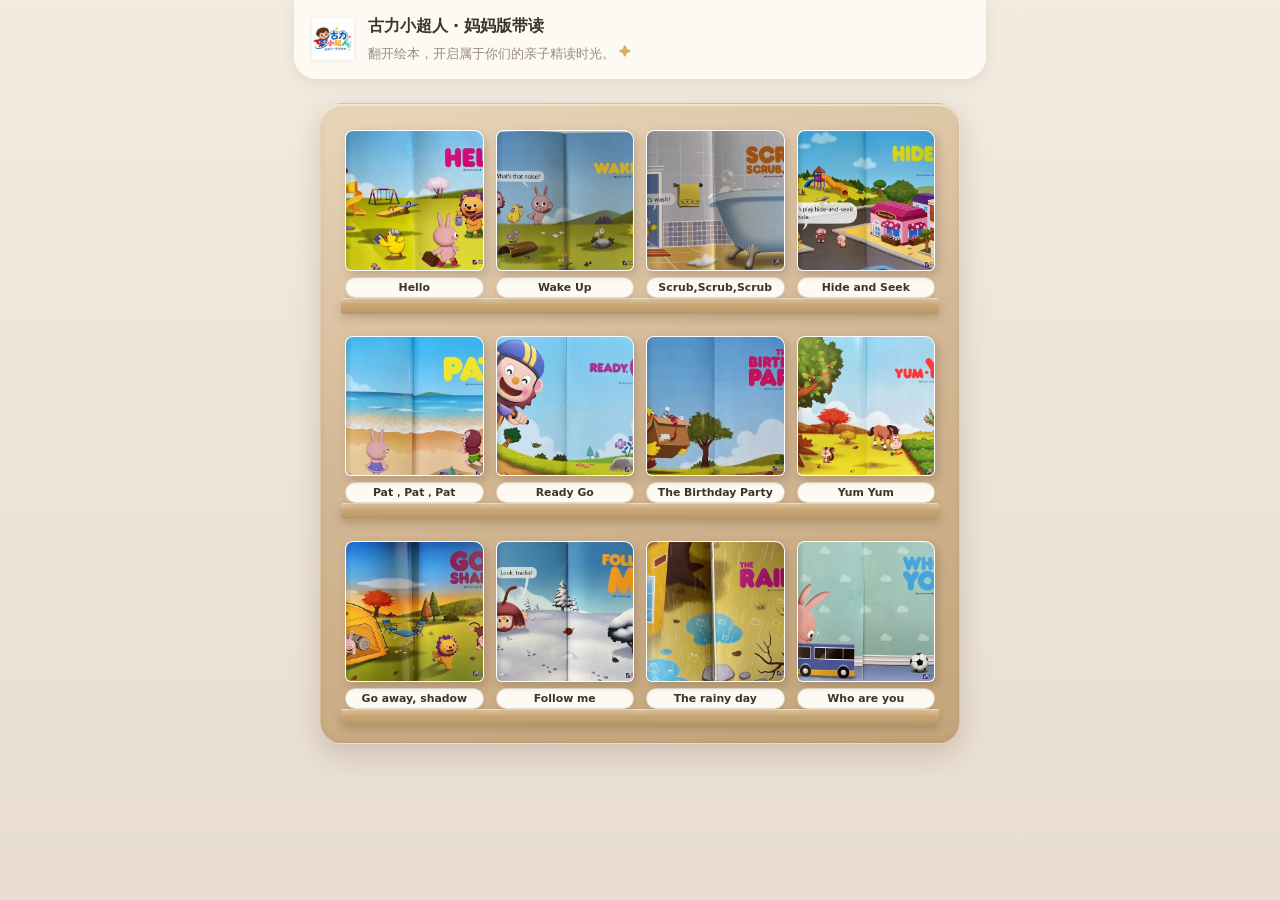
<file: index.html>
<!DOCTYPE html>
<html lang="zh-CN">
<head>
  <meta charset="UTF-8">
  <meta name="viewport" content="width=device-width, initial-scale=1.0, viewport-fit=cover">
  <title>古力小超人 · 妈妈版带读</title>
  <style>
    *, *::before, *::after { box-sizing: border-box; margin: 0; padding: 0; }

    :root {
      --font-en: system-ui, -apple-system, "Segoe UI", Roboto, "Helvetica Neue", Arial, sans-serif;
      --wall: #F3EBE0;
      --wall-deep: #E8DDD0;
      --cream: #FDF9F3;
      --text-en: #3D3429;
      --text-muted: #9A8B7A;
      --wood-light: #E8D5B8;
      --wood: #D4B896;
      --wood-mid: #C4A57A;
      --plank: #C9A876;
      --page-pad: clamp(10px, 3.5vw, 22px);
      --cabinet-pad: clamp(10px, 2.8vw, 18px);
      --book-gap: clamp(5px, 1.8vw, 12px);
      --title-size: clamp(0.54rem, 2.6vw, 0.68rem);
      --head-title: clamp(0.82rem, 3.8vw, 1rem);
      --slogan-size: clamp(0.68rem, 3.2vw, 0.82rem);
    }

    html, body {
      font-family: "PingFang SC", "Microsoft YaHei", sans-serif;
      background: linear-gradient(180deg, var(--wall) 0%, var(--wall-deep) 100%);
      color: var(--text-en);
      min-height: 100dvh;
    }

    .app {
      width: 100%;
      max-width: min(100%, 720px);
      margin: 0 auto;
      min-height: 100dvh;
      padding: 0 var(--page-pad) clamp(16px, 4vw, 32px);
    }

    .top-bar {
      display: flex;
      align-items: flex-start;
      gap: clamp(8px, 2.5vw, 14px);
      margin: 0 calc(var(--page-pad) * -0.35);
      padding: clamp(10px, 3vw, 16px) clamp(12px, 3.5vw, 18px) clamp(12px, 3.5vw, 16px);
      background: var(--cream);
      border-radius: 0 0 clamp(14px, 4vw, 22px) clamp(14px, 4vw, 22px);
      box-shadow: 0 4px 16px rgba(80, 55, 30, 0.08);
      position: sticky;
      top: 0;
      z-index: 10;
    }

    .top-logo {
      flex-shrink: 0;
      height: clamp(32px, 9vw, 42px);
      width: auto;
      object-fit: contain;
      filter: drop-shadow(0 1px 2px rgba(0,0,0,0.08));
      margin-top: 2px;
    }

    .top-head {
      flex: 1;
      min-width: 0;
    }

    .top-title {
      font-family: var(--font-en);
      font-weight: 800;
      font-size: var(--head-title);
      color: var(--text-en);
      line-height: 1.25;
      letter-spacing: -0.01em;
    }

    .top-slogan {
      display: flex;
      align-items: flex-start;
      gap: 4px;
      margin-top: clamp(4px, 1.2vw, 8px);
      font-size: var(--slogan-size);
      color: var(--text-muted);
      line-height: 1.45;
    }

    .slogan-spark {
      flex-shrink: 0;
      color: #D4A84B;
      font-size: 0.95em;
      line-height: 1.35;
      opacity: 0.9;
    }

    .bookshelf-wrap {
      padding-top: clamp(14px, 4vw, 24px);
    }

    .bookshelf-cabinet {
      width: 100%;
      max-width: 640px;
      margin: 0 auto;
      background: linear-gradient(165deg, var(--wood-light) 0%, var(--wood) 45%, var(--wood-mid) 100%);
      border-radius: clamp(14px, 4vw, 22px);
      padding: var(--cabinet-pad);
      box-shadow:
        0 10px 28px rgba(70, 45, 20, 0.18),
        inset 0 2px 0 rgba(255, 255, 255, 0.45),
        inset 0 -3px 6px rgba(0, 0, 0, 0.06);
      border: 1px solid rgba(255, 255, 255, 0.25);
    }

    .shelf-tier:last-child .shelf-plank {
      border-radius: 0 0 6px 6px;
    }

    .shelf-books {
      display: grid;
      grid-template-columns: repeat(4, minmax(0, 1fr));
      gap: var(--book-gap);
      padding: clamp(4px, 1.5vw, 8px) clamp(2px, 1vw, 6px) 0;
      align-items: end;
    }

    .shelf-plank {
      height: clamp(10px, 2.8vw, 16px);
      margin: 0 2px;
      border-radius: 3px;
      background: linear-gradient(180deg, #DEC9A8 0%, var(--plank) 40%, #B89568 100%);
      box-shadow:
        0 4px 8px rgba(60, 40, 20, 0.2),
        inset 0 1px 0 rgba(255, 255, 255, 0.35);
    }

    .shelf-tier + .shelf-tier {
      margin-top: clamp(8px, 2.5vw, 14px);
    }

    .book-card {
      display: flex;
      flex-direction: column;
      align-items: center;
      width: 100%;
      min-width: 0;
      text-decoration: none;
      color: inherit;
      transform-origin: bottom center;
      transition: transform 0.18s ease;
    }

    .book-card:active {
      transform: translateY(-4px) scale(1.03);
    }

    .cover-wrap {
      position: relative;
      width: 100%;
      height: 0;
      padding-bottom: 100%;
      overflow: hidden;
      flex-shrink: 0;
      background: #fff;
      border-radius: clamp(4px, 1.2vw, 8px) clamp(6px, 1.8vw, 10px) clamp(3px, 1vw, 6px) clamp(3px, 1vw, 6px);
      box-shadow:
        3px 4px 10px rgba(0, 0, 0, 0.16),
        1px 1px 0 rgba(255, 255, 255, 0.5) inset,
        -3px 0 6px rgba(0, 0, 0, 0.07) inset;
      border: 1px solid rgba(255, 255, 255, 0.6);
    }

    .cover-wrap::before {
      content: "";
      position: absolute;
      left: 0;
      top: 0;
      bottom: 0;
      width: 5px;
      background: linear-gradient(90deg, rgba(0,0,0,0.12) 0%, rgba(0,0,0,0.03) 100%);
      border-radius: 6px 0 0 4px;
      z-index: 1;
      pointer-events: none;
    }

    .cover {
      position: absolute;
      top: 0;
      left: 0;
      width: 100%;
      height: 100%;
      object-fit: cover;
      object-position: center center;
      display: block;
    }

    .book-title {
      margin-top: 6px;
      padding: 3px 6px;
      width: 100%;
      box-sizing: border-box;
      font-family: var(--font-en);
      font-weight: 600;
      font-size: var(--title-size);
      color: var(--text-en);
      text-align: center;
      line-height: 1.2;
      background: var(--cream);
      border-radius: 999px;
      border: 1px solid rgba(200, 175, 140, 0.45);
      box-shadow: 0 2px 4px rgba(60, 40, 20, 0.08);
      white-space: nowrap;
      overflow: hidden;
      text-overflow: ellipsis;
    }
  </style>
</head>
<body>
  <div class="app">
    <header class="top-bar">
      <img class="top-logo" src="assets/logo.png" alt="古力小超人陪读">
      <div class="top-head">
        <h1 class="top-title">古力小超人 · 妈妈版带读</h1>
        <p class="top-slogan">
          <span>翻开绘本，开启属于你们的亲子精读时光。</span>
          <span class="slogan-spark" aria-hidden="true">✦</span>
        </p>
      </div>
    </header>

    <main class="bookshelf-wrap">
      <div class="bookshelf-cabinet">
        <div class="shelf-tier">
          <div class="shelf-books">
            <a class="book-card" href="books/01_Hello/" title="Hello">
              <div class="cover-wrap">
                <img class="cover" src="books/01_Hello/images/cover.webp" alt="Hello" loading="lazy" decoding="async">
              </div>
              <div class="book-title">Hello</div>
            </a>
            <a class="book-card" href="books/02_Wake Up/" title="Wake Up">
              <div class="cover-wrap">
                <img class="cover" src="books/02_Wake Up/images/cover.webp" alt="Wake Up" loading="lazy" decoding="async">
              </div>
              <div class="book-title">Wake Up</div>
            </a>
            <a class="book-card" href="books/03_Scrub,Scrub,Scrub/" title="Scrub,Scrub,Scrub">
              <div class="cover-wrap">
                <img class="cover" src="books/03_Scrub,Scrub,Scrub/images/cover.webp" alt="Scrub,Scrub,Scrub" loading="lazy" decoding="async">
              </div>
              <div class="book-title">Scrub,Scrub,Scrub</div>
            </a>
            <a class="book-card" href="books/04_Hide and Seek/" title="Hide and Seek">
              <div class="cover-wrap">
                <img class="cover" src="books/04_Hide and Seek/images/cover.webp" alt="Hide and Seek" loading="lazy" decoding="async">
              </div>
              <div class="book-title">Hide and Seek</div>
            </a>
          </div>
          <div class="shelf-plank"></div>
        </div>
        <div class="shelf-tier">
          <div class="shelf-books">
            <a class="book-card" href="books/05_Pat，Pat，Pat/" title="Pat，Pat，Pat">
              <div class="cover-wrap">
                <img class="cover" src="books/05_Pat，Pat，Pat/images/cover.webp" alt="Pat，Pat，Pat" loading="lazy" decoding="async">
              </div>
              <div class="book-title">Pat，Pat，Pat</div>
            </a>
            <a class="book-card" href="books/06_Ready Go/" title="Ready Go">
              <div class="cover-wrap">
                <img class="cover" src="books/06_Ready Go/images/cover.webp" alt="Ready Go" loading="lazy" decoding="async">
              </div>
              <div class="book-title">Ready Go</div>
            </a>
            <a class="book-card" href="books/07_The Birthday Party/" title="The Birthday Party">
              <div class="cover-wrap">
                <img class="cover" src="books/07_The Birthday Party/images/cover.webp" alt="The Birthday Party" loading="lazy" decoding="async">
              </div>
              <div class="book-title">The Birthday Party</div>
            </a>
            <a class="book-card" href="books/08_Yum Yum/" title="Yum Yum">
              <div class="cover-wrap">
                <img class="cover" src="books/08_Yum Yum/images/cover.webp" alt="Yum Yum" loading="lazy" decoding="async">
              </div>
              <div class="book-title">Yum Yum</div>
            </a>
          </div>
          <div class="shelf-plank"></div>
        </div>
        <div class="shelf-tier">
          <div class="shelf-books">
            <a class="book-card" href="books/09_Go away, shadow/" title="Go away, shadow">
              <div class="cover-wrap">
                <img class="cover" src="books/09_Go away, shadow/images/cover.webp" alt="Go away, shadow" loading="lazy" decoding="async">
              </div>
              <div class="book-title">Go away, shadow</div>
            </a>
            <a class="book-card" href="books/10_Follow me/" title="Follow me">
              <div class="cover-wrap">
                <img class="cover" src="books/10_Follow me/images/cover.webp" alt="Follow me" loading="lazy" decoding="async">
              </div>
              <div class="book-title">Follow me</div>
            </a>
            <a class="book-card" href="books/11_The rainy day/" title="The rainy day">
              <div class="cover-wrap">
                <img class="cover" src="books/11_The rainy day/images/cover.webp" alt="The rainy day" loading="lazy" decoding="async">
              </div>
              <div class="book-title">The rainy day</div>
            </a>
            <a class="book-card" href="books/12_Who are you/" title="Who are you">
              <div class="cover-wrap">
                <img class="cover" src="books/12_Who are you/images/cover.webp" alt="Who are you" loading="lazy" decoding="async">
              </div>
              <div class="book-title">Who are you</div>
            </a>
          </div>
          <div class="shelf-plank"></div>
        </div>
      </div>
    </main>
  </div>
</body>
</html>
</file>
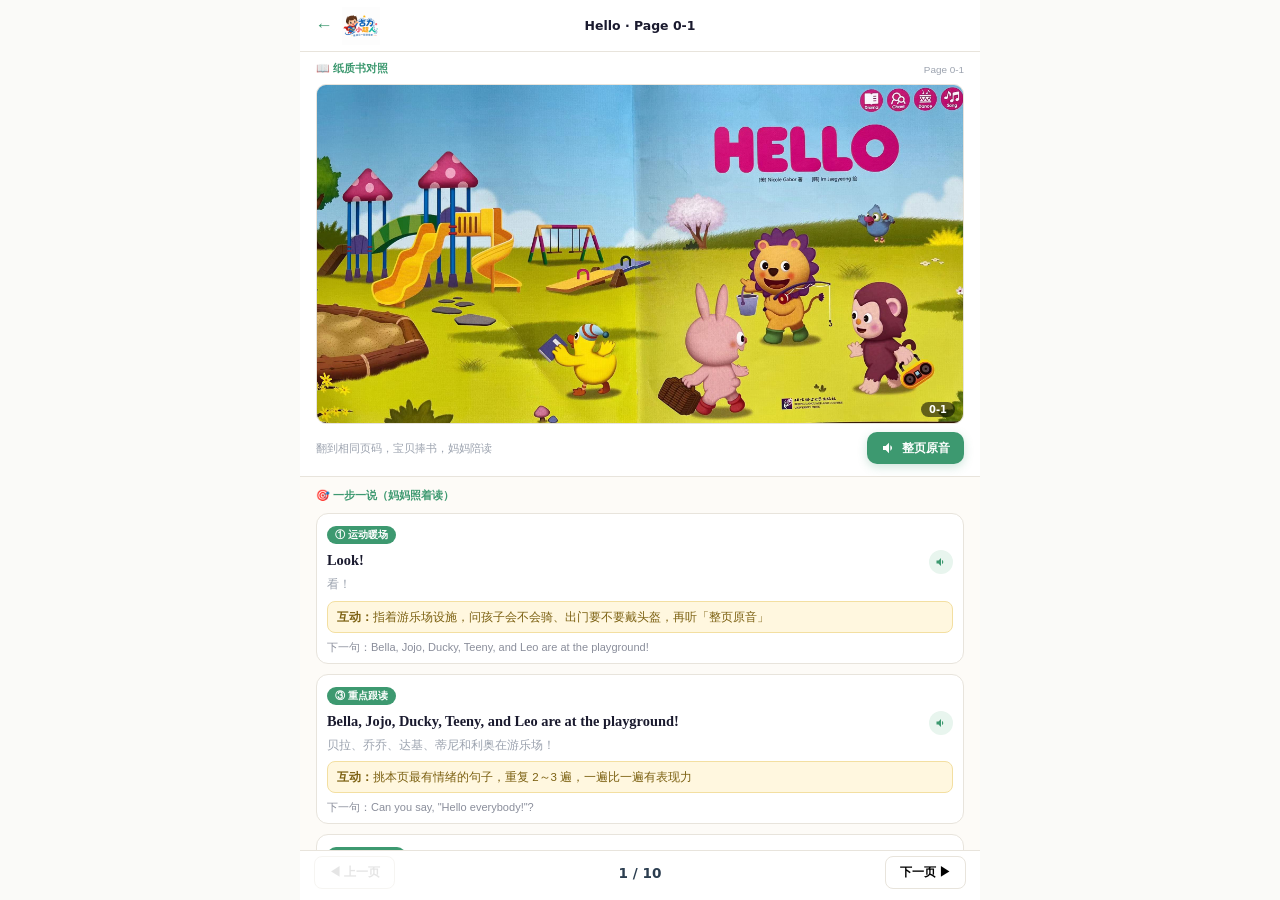
<file: books/01_Hello/index.html>
<!DOCTYPE html>
<html lang="zh-CN">
<head>
  <meta charset="UTF-8">
  <meta name="viewport" content="width=device-width, initial-scale=1.0, maximum-scale=1.0, user-scalable=no">
  <title>加载中…</title>
  <link rel="stylesheet" href="../../assets/book.css">
</head>
<body>
  <div class="app loading" id="app">
    <header class="top-bar">
      <a class="top-home" href="../../index.html" aria-label="返回书架">←</a>
      <img class="top-logo" src="../../assets/logo.png" alt="古力小超人陪读">
      <span class="top-title" id="topTitle">加载中…</span>
    </header>

    <div class="scroll-body" id="scrollBody">
      <section class="book-section">
        <div class="book-section-head">
          <span class="book-section-label">📖 纸质书对照</span>
          <span class="book-section-hint" id="thumbBadge">Page 0-1</span>
        </div>
        <div class="spread-wrap">
          <img class="spread-img" id="thumbImg" src="" alt="绘本跨页">
          <span class="spread-badge" id="spreadBadge">0-1</span>
        </div>
        <div class="book-actions">
          <span class="hint-text">翻到相同页码，宝贝捧书，妈妈陪读</span>
          <button class="btn-full-audio" id="btnFullAudio" type="button">
            <svg viewBox="0 0 24 24"><path d="M3 9v6h4l5 5V4L7 9H3zm13.5 3c0-1.77-1.02-3.29-2.5-4.03v8.05c1.48-.73 2.5-2.25 2.5-4.02z"/></svg>
            <span id="btnFullAudioText">整页原音</span>
          </button>
        </div>
      </section>

      <main class="cheat-panel">
        <div class="section-head">🎯 一步一说（妈妈照着读）</div>
        <div class="flow-list" id="flowList"></div>
        <button class="flow-more-btn" id="flowMoreBtn" type="button" hidden>展开更多句子</button>
        <div class="divider"></div>
        <div class="section-head">🏷️ 核心词汇</div>
        <div class="vocab-row" id="vocabRow"></div>
      </main>
    </div>

    <footer class="bottom-nav">
      <button class="nav-btn" id="btnPrev" type="button" disabled>◀ 上一页</button>
      <span class="page-num" id="pageNum">1 / 10</span>
      <button class="nav-btn" id="btnNext" type="button">下一页 ▶</button>
    </footer>
  </div>
  <script src="../../assets/book.js"></script>
</body>
</html>
</file>
<file: assets/book.css>
*, *::before, *::after { box-sizing: border-box; margin: 0; padding: 0; }

:root {
  --font-en: system-ui, -apple-system, "Segoe UI", Roboto, "Helvetica Neue", Arial, sans-serif;
  --font-serif: Georgia, "Times New Roman", "Songti SC", serif;
  --cream: #FDFBF7;
  --paper: #FAFAF8;
  --green: #3D9970;
  --green-light: #E8F5EE;
  --gold-bg: #FFFBEB;
  --gold-border: #F6D860;
  --text: #2C3E50;
  --text-en: #1A1A2E;
  --zh: #9CA3AF;
  --line: #E8E4DC;
  --top-h: 52px;
  --foot-h: 50px;
}

html, body {
  height: 100%;
  overflow: hidden;
  font-family: "PingFang SC", "Microsoft YaHei", sans-serif;
  background: var(--paper);
  color: var(--text);
}

.app {
  display: flex;
  flex-direction: column;
  height: 100dvh;
  max-width: 680px;
  margin: 0 auto;
  background: white;
}

.top-bar {
  height: var(--top-h);
  position: relative;
  display: flex;
  align-items: center;
  justify-content: center;
  padding: 0 14px;
  border-bottom: 1px solid var(--line);
  flex-shrink: 0;
  background: white;
}

.top-home {
  position: absolute;
  left: 8px;
  width: 32px;
  height: 32px;
  display: flex;
  align-items: center;
  justify-content: center;
  font-size: 1.1rem;
  color: var(--green);
  text-decoration: none;
  border-radius: 8px;
}
.top-home:active { background: var(--green-light); }

.top-logo {
  position: absolute;
  left: 42px;
  height: 38px;
  width: auto;
  object-fit: contain;
}

.top-title {
  font-family: var(--font-en);
  font-weight: 800;
  font-size: 0.78rem;
  color: var(--text-en);
  text-align: center;
  white-space: nowrap;
}

.scroll-body {
  flex: 1;
  min-height: 0;
  overflow-y: auto;
  -webkit-overflow-scrolling: touch;
  background: var(--cream);
}

.cheat-panel { padding: 0 16px 20px; }

.section-head {
  font-size: 0.68rem;
  font-weight: 700;
  color: var(--green);
  margin-bottom: 10px;
}

.flow-list {
  display: flex;
  flex-direction: column;
  gap: 10px;
}

.flow-card {
  background: #fff;
  border: 1px solid var(--line);
  border-radius: 12px;
  padding: 10px 10px 8px;
}

.flow-step {
  display: inline-block;
  font-size: 0.64rem;
  font-weight: 700;
  color: white;
  background: var(--green);
  padding: 2px 8px;
  border-radius: 999px;
  margin-bottom: 6px;
}

.flow-say-row {
  display: flex;
  align-items: flex-start;
  gap: 6px;
}

.flow-say-en {
  flex: 1;
  font-family: var(--font-serif);
  font-size: 0.9rem;
  line-height: 1.45;
  color: var(--text-en);
  font-weight: 700;
}

.flow-say-zh {
  font-size: 0.74rem;
  color: var(--zh);
  line-height: 1.38;
  margin-top: 2px;
}

.flow-coach {
  margin-top: 8px;
  border-radius: 8px;
  padding: 7px 9px;
  background: #FFF7DF;
  border: 1px solid #F3DFA1;
  font-size: 0.72rem;
  color: #7C6112;
  line-height: 1.4;
}

.flow-coach::before { content: '互动：'; font-weight: 700; }

.flow-next {
  margin-top: 7px;
  font-size: 0.69rem;
  color: #8A8E9B;
  line-height: 1.35;
}

.flow-next::before { content: '下一句：'; }

.flow-more-btn {
  margin: 10px auto 2px;
  display: block;
  border: 1px solid var(--line);
  background: #fff;
  color: var(--green);
  border-radius: 999px;
  padding: 6px 14px;
  font-size: 0.72rem;
  font-weight: 600;
}

.flow-more-btn[hidden] {
  display: none !important;
}

.extend-scroll {
  max-height: clamp(140px, 34vh, 240px);
  overflow-y: auto;
  -webkit-overflow-scrolling: touch;
  border: 1px solid var(--line);
  border-radius: 10px;
  padding: 8px 10px;
  background: white;
  margin-bottom: 4px;
  scrollbar-width: thin;
  scrollbar-color: var(--green) rgba(232, 228, 220, 0.6);
}

.extend-scroll::-webkit-scrollbar {
  width: 6px;
}

.extend-scroll::-webkit-scrollbar-thumb {
  background: rgba(61, 153, 112, 0.45);
  border-radius: 6px;
}

.extend-text { margin-bottom: 0; }

.text-line {
  margin-bottom: 5px;
  padding: 2px 0 4px;
  border-bottom: 1px solid rgba(232,228,220,0.45);
}
.text-line:last-child { border-bottom: none; margin-bottom: 0; }

.text-line-row {
  display: flex;
  align-items: flex-start;
  gap: 6px;
}

.text-line .en {
  flex: 1;
  font-family: var(--font-serif);
  font-size: 0.84rem;
  line-height: 1.36;
  color: var(--text-en);
  font-weight: 700;
}

.btn-speak {
  flex-shrink: 0;
  width: 24px;
  height: 24px;
  border: none;
  border-radius: 50%;
  background: var(--green-light);
  cursor: pointer;
  display: flex;
  align-items: center;
  justify-content: center;
  transition: background 0.15s, transform 0.12s;
}
.btn-speak:active { transform: scale(0.92); }
.btn-speak.playing { background: rgba(240,180,41,0.35); }
.btn-speak svg { width: 12px; height: 12px; fill: var(--green); }

.text-line .zh:empty { display: none; }

.text-line .zh {
  font-size: 0.72rem;
  color: var(--zh);
  line-height: 1.3;
  margin-top: 1px;
  padding-right: 30px;
}

.divider {
  height: 1px;
  background: var(--line);
  margin: 14px 0;
}

.guide-card {
  background: var(--gold-bg);
  border: 1.5px solid var(--gold-border);
  border-radius: 12px;
  padding: 12px;
  margin-bottom: 16px;
}

.guide-item {
  padding-bottom: 12px;
  margin-bottom: 12px;
  border-bottom: 1px dashed rgba(246,216,96,0.6);
}
.guide-item:last-child {
  padding-bottom: 0;
  margin-bottom: 0;
  border-bottom: none;
}

.guide-step {
  display: inline-block;
  font-size: 0.65rem;
  font-weight: 700;
  color: white;
  background: var(--green);
  padding: 2px 8px;
  border-radius: 10px;
  margin-bottom: 6px;
}

.guide-action {
  font-size: 0.74rem;
  color: #78716C;
  line-height: 1.5;
  margin-bottom: 6px;
}
.guide-action::before { content: '👉 '; }

.guide-say-en {
  font-family: var(--font-en);
  font-weight: 700;
  font-size: 0.86rem;
  line-height: 1.5;
  color: var(--text-en);
  cursor: pointer;
  padding: 5px 8px;
  margin: 0 -8px;
  border-radius: 8px;
}
.guide-say-en:active { background: rgba(61,153,112,0.08); }
.guide-say-en.active { background: rgba(240,180,41,0.15); }
.guide-say-en::after {
  content: ' 🔊';
  font-size: 0.65rem;
  opacity: 0.45;
  font-weight: 400;
}

.guide-say-zh {
  font-size: 0.74rem;
  color: #78716C;
  line-height: 1.45;
  margin-top: 2px;
}

.guide-note {
  font-size: 0.68rem;
  color: #92710A;
  line-height: 1.45;
  margin-top: 6px;
  padding: 5px 8px;
  background: rgba(255,255,255,0.55);
  border-radius: 6px;
}
.guide-note::before { content: '💡 '; }

.vocab-row {
  display: flex;
  flex-wrap: wrap;
  gap: 8px;
  padding-bottom: 4px;
}

.vocab-pill {
  padding: 6px 12px;
  border-radius: 20px;
  background: white;
  border: 1px solid var(--line);
  font-size: 0.74rem;
  cursor: pointer;
}
.vocab-pill .w {
  font-family: var(--font-en);
  font-weight: 800;
  color: var(--green);
}
.vocab-pill .ipa { color: #A8A29E; font-size: 0.66rem; margin: 0 3px; }

.book-section {
  padding: 10px 16px 12px;
  background: white;
  border-bottom: 1px solid var(--line);
}

.book-section-head {
  display: flex;
  align-items: center;
  justify-content: space-between;
  margin-bottom: 8px;
}

.book-section-label {
  font-size: 0.68rem;
  font-weight: 700;
  color: var(--green);
}

.book-section-hint {
  font-size: 0.62rem;
  color: var(--zh);
}

.spread-wrap {
  border-radius: 10px;
  overflow: hidden;
  border: 1px solid var(--line);
  position: relative;
  background: #f0f0f0;
  aspect-ratio: 2 / 1.05;
}

.spread-img {
  width: 100%;
  height: 100%;
  object-fit: cover;
  display: block;
}

.spread-badge {
  position: absolute;
  bottom: 6px;
  right: 8px;
  padding: 2px 8px;
  border-radius: 8px;
  background: rgba(0,0,0,0.55);
  color: white;
  font-family: var(--font-en);
  font-size: 0.62rem;
  font-weight: 700;
}

.book-actions {
  display: flex;
  align-items: center;
  justify-content: space-between;
  margin-top: 8px;
  gap: 10px;
}

.book-actions .hint-text {
  font-size: 0.68rem;
  color: var(--zh);
  line-height: 1.4;
  flex: 1;
}

.btn-full-audio {
  flex-shrink: 0;
  padding: 8px 14px;
  border: none;
  border-radius: 10px;
  background: var(--green);
  color: white;
  font-size: 0.72rem;
  font-weight: 600;
  cursor: pointer;
  display: flex;
  align-items: center;
  gap: 5px;
  box-shadow: 0 3px 10px rgba(61,153,112,0.25);
}
.btn-full-audio.playing {
  background: #2D6A4F;
  box-shadow: 0 4px 14px rgba(45,106,79,0.42);
}
.btn-full-audio.playing svg {
  animation: pulse-audio 0.9s ease-in-out infinite;
}
.btn-full-audio.error {
  background: #B45309;
  box-shadow: 0 4px 14px rgba(180,83,9,0.3);
}
.btn-full-audio svg { width: 16px; height: 16px; fill: white; }

@keyframes pulse-audio {
  0%, 100% { transform: scale(1); opacity: 0.85; }
  50% { transform: scale(1.16); opacity: 1; }
}

.cheat-panel .section-head:first-child { margin-top: 12px; }

.bottom-nav {
  height: var(--foot-h);
  flex-shrink: 0;
  display: flex;
  align-items: center;
  justify-content: space-between;
  padding: 0 14px 6px;
  border-top: 1px solid var(--line);
  background: white;
}

.nav-btn {
  padding: 7px 14px;
  border: 1px solid var(--line);
  border-radius: 8px;
  background: white;
  font-size: 0.76rem;
  font-weight: 600;
  cursor: pointer;
}
.nav-btn:disabled { opacity: 0.35; cursor: default; }

.page-num {
  font-family: var(--font-en);
  font-weight: 800;
  font-size: 0.85rem;
}

.app.loading .scroll-body { opacity: 0.5; }
</file>
